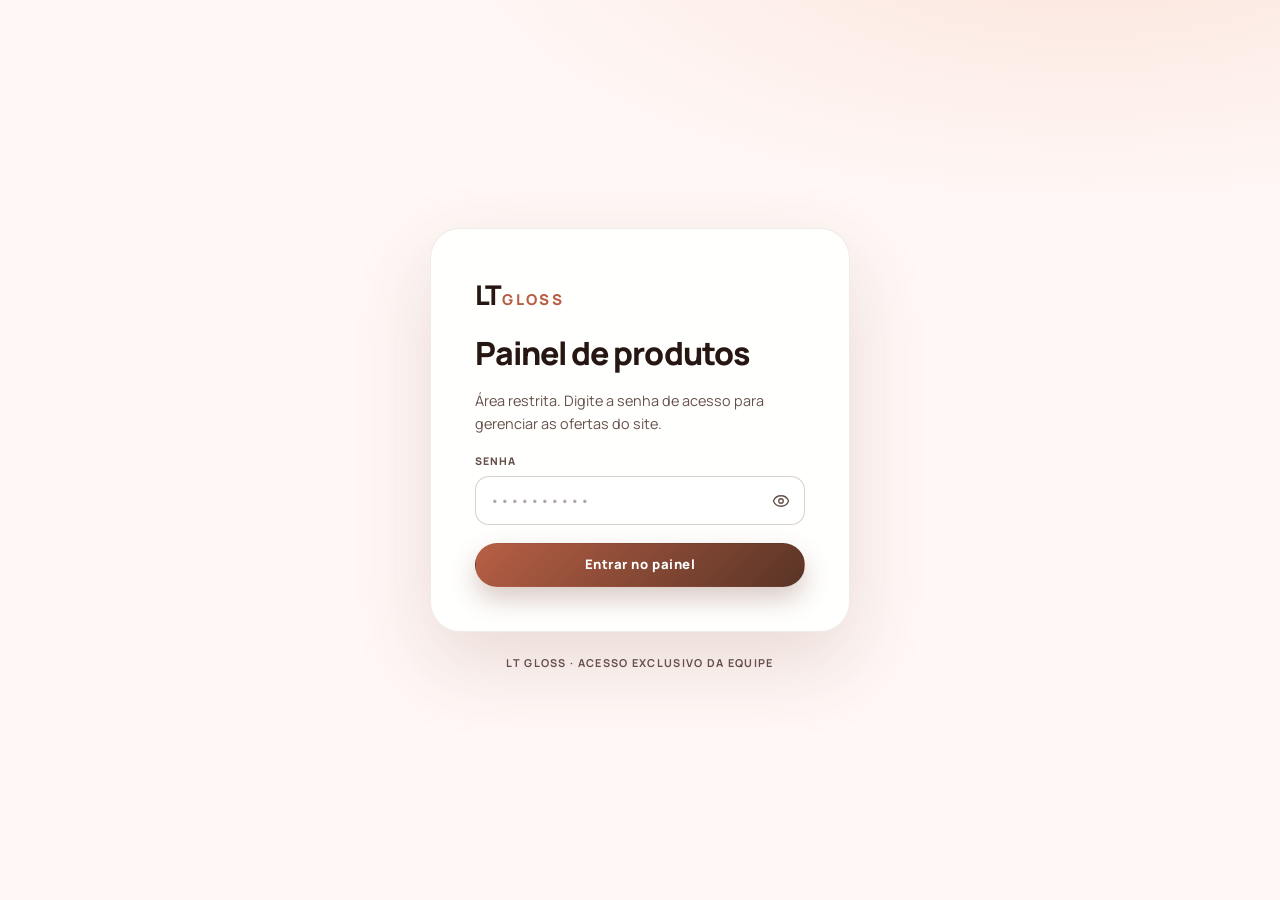
<file: admin/index.html>
<!doctype html>
<html lang="pt-BR">
  <head>
    <meta charset="UTF-8" />
    <meta name="viewport" content="width=device-width, initial-scale=1.0" />
    <meta name="robots" content="noindex, nofollow" />
    <meta name="color-scheme" content="light" />
    <meta name="theme-color" content="#fff8f6" />
    <meta property="og:type" content="website" />
    <meta property="og:site_name" content="LT Gloss" />
    <meta property="og:url" content="https://ltgloss.com/admin/" />
    <meta property="og:title" content="Painel · LT Gloss" />
    <meta property="og:description" content="Área restrita da equipe LT Gloss." />
    <meta property="og:image" content="https://ltgloss.com/assets/thumb.png?v=2" />
    <meta property="og:image:width" content="356" />
    <meta property="og:image:height" content="356" />
    <meta property="og:image:alt" content="Logo LT Gloss sobre fundo rosado" />
    <meta name="twitter:card" content="summary" />
    <meta name="twitter:title" content="Painel · LT Gloss" />
    <meta name="twitter:image" content="https://ltgloss.com/assets/thumb.png?v=2" />
    <title>Painel · LT Gloss</title>
    <link rel="icon" href="/favicon.svg" type="image/svg+xml" />
    <link rel="preconnect" href="https://fonts.googleapis.com" />
    <link rel="preconnect" href="https://fonts.gstatic.com" crossorigin />
    <link
      href="https://fonts.googleapis.com/css2?family=Manrope:wght@400;500;600;700;800&display=swap"
      rel="stylesheet"
    />
    <link rel="stylesheet" href="/styles.css" />
    <link rel="stylesheet" href="/admin.css" />
    <script src="/admin.js" defer></script>
  </head>

  <body class="admin">
    <!-- ============================== LOGIN ============================== -->
    <div class="auth" id="view-login" hidden>
      <form class="auth__card" id="login-form" novalidate>
        <span class="auth__brand">LT <small>Gloss</small></span>
        <h1>Painel de produtos</h1>
        <p>Área restrita. Digite a senha de acesso para gerenciar as ofertas do site.</p>

        <label class="field">
          <span>Senha</span>
          <span class="field__password">
            <input
              type="password"
              id="login-password"
              autocomplete="current-password"
              placeholder="••••••••••"
              required
            />
            <button type="button" id="btn-toggle-password" aria-label="Mostrar ou ocultar senha">
              <svg class="icon" viewBox="0 0 24 24" aria-hidden="true">
                <path d="M2.062 12.348a1 1 0 0 1 0-.696 10.75 10.75 0 0 1 19.876 0 1 1 0 0 1 0 .696 10.75 10.75 0 0 1-19.876 0" />
                <circle cx="12" cy="12" r="3" />
              </svg>
            </button>
          </span>
        </label>

        <p class="form-error" id="login-error" hidden></p>
        <button class="btn btn--primary btn--full" type="submit" id="login-submit">Entrar no painel</button>
      </form>
      <p class="auth__foot">LT Gloss · acesso exclusivo da equipe</p>
    </div>

    <!-- ============================== PAINEL ============================= -->
    <div class="panel" id="view-panel" hidden>
      <header class="topbar">
        <span class="topbar__brand">LT <small>Gloss</small><em>Painel</em></span>
        <div class="topbar__actions">
          <span class="topbar__dirty" id="dirty-status" hidden>
            <span class="dot" aria-hidden="true"></span> Alterações não publicadas
          </span>
          <button class="btn btn--primary" id="btn-publish">
            <svg class="icon" viewBox="0 0 24 24" aria-hidden="true">
              <path d="M12 3v12" /><path d="m17 8-5-5-5 5" /><path d="M21 15v4a2 2 0 0 1-2 2H5a2 2 0 0 1-2-2v-4" />
            </svg>
            Publicar no site
          </button>
          <div class="menu">
            <button class="btn btn--icon" id="btn-menu" aria-label="Mais opções" aria-expanded="false">
              <svg class="icon" viewBox="0 0 24 24" aria-hidden="true">
                <circle cx="12" cy="12" r="1" /><circle cx="12" cy="5" r="1" /><circle cx="12" cy="19" r="1" />
              </svg>
            </button>
            <div class="menu__list" id="menu-list" hidden>
              <button type="button" id="btn-reload">
                <svg class="icon" viewBox="0 0 24 24" aria-hidden="true">
                  <path d="M3 12a9 9 0 0 1 9-9 9.75 9.75 0 0 1 6.74 2.74L21 8" /><path d="M21 3v5h-5" />
                  <path d="M21 12a9 9 0 0 1-9 9 9.75 9.75 0 0 1-6.74-2.74L3 16" /><path d="M8 16H3v5" />
                </svg>
                Recarregar do site
              </button>
              <button type="button" id="btn-logout">
                <svg class="icon" viewBox="0 0 24 24" aria-hidden="true">
                  <path d="M9 21H5a2 2 0 0 1-2-2V5a2 2 0 0 1 2-2h4" /><polyline points="16 17 21 12 16 7" />
                  <line x1="21" x2="9" y1="12" y2="12" />
                </svg>
                Sair
              </button>
            </div>
          </div>
        </div>
      </header>

      <main class="panel__main">
        <div class="panel__heading">
          <div>
            <h1>Produtos &amp; ofertas</h1>
            <p id="products-count">Carregando produtos…</p>
          </div>
          <button class="btn btn--dark" id="btn-add">
            <svg class="icon" viewBox="0 0 24 24" aria-hidden="true"><path d="M5 12h14" /><path d="M12 5v14" /></svg>
            Adicionar produto
          </button>
        </div>

        <ul class="product-list" id="product-list" aria-label="Lista de produtos"></ul>

        <p class="panel__hint">
          As alterações só vão ao ar depois de clicar em <strong>Publicar no site</strong>.
          Após publicar, o site atualiza em 1–2 minutos.
        </p>
      </main>
    </div>

    <!-- ============================== EDITOR ============================= -->
    <div class="drawer" id="editor" hidden>
      <div class="drawer__backdrop" data-close-editor></div>
      <div class="drawer__panel" role="dialog" aria-modal="true" aria-labelledby="editor-title">
        <header class="drawer__head">
          <h2 id="editor-title">Editar produto</h2>
          <button class="btn btn--icon" type="button" data-close-editor aria-label="Fechar editor">
            <svg class="icon" viewBox="0 0 24 24" aria-hidden="true"><path d="M18 6 6 18" /><path d="m6 6 12 12" /></svg>
          </button>
        </header>

        <div class="drawer__body">
          <aside class="drawer__preview">
            <span class="drawer__preview-label">Pré-visualização ao vivo</span>
            <div class="drawer__preview-slot" id="preview-slot"></div>
          </aside>

          <form class="drawer__form" id="editor-form" novalidate>
            <fieldset class="group">
              <legend>Imagem</legend>
              <div class="image-edit">
                <img id="editor-image-thumb" alt="Imagem atual do produto" />
                <div class="image-edit__actions">
                  <label class="btn btn--ghost btn--sm">
                    Trocar imagem
                    <input id="f-image" type="file" accept="image/*" hidden />
                  </label>
                  <p class="hint">Redimensionada e convertida para WebP automaticamente. Sobe para o site ao publicar.</p>
                </div>
              </div>
              <label class="field">
                <span>Descrição da imagem (acessibilidade)</span>
                <input id="f-image-alt" type="text" placeholder="Ex.: LT Gloss Cacau" />
              </label>
            </fieldset>

            <fieldset class="group">
              <legend>Informações</legend>
              <div class="field-row">
                <label class="field">
                  <span>Nome</span>
                  <input id="f-title" type="text" placeholder="Ex.: LT Gloss" required />
                </label>
                <label class="field">
                  <span>Complemento</span>
                  <input id="f-subtitle" type="text" placeholder="Ex.: Pôr do Sol" />
                </label>
              </div>
              <label class="field">
                <span>Descrição curta</span>
                <textarea id="f-description" rows="2" placeholder="Um tom quente e marcante…"></textarea>
              </label>
              <div class="field-row">
                <label class="field">
                  <span>Selo na foto</span>
                  <input id="f-tag" type="text" placeholder="Ex.: 1 unidade" />
                </label>
                <label class="field">
                  <span>Selo de promoção (opcional)</span>
                  <input id="f-promo" type="text" placeholder="Ex.: Economize R$ 59,80" />
                </label>
              </div>
              <label class="check">
                <input id="f-featured" type="checkbox" />
                <span>Destacar como oferta especial (borda e selos coloridos)</span>
              </label>
            </fieldset>

            <fieldset class="group">
              <legend>Tom do produto</legend>
              <div class="field-row">
                <label class="field">
                  <span>Nome do tom</span>
                  <input id="f-shade-label" type="text" placeholder="Ex.: Tom vibrante" />
                </label>
                <div class="field">
                  <span class="field__label">Cores do tom (até 3)</span>
                  <div class="dots-row">
                    <div class="dots" id="dots-list"></div>
                    <button type="button" class="btn btn--ghost btn--sm" id="btn-add-dot">
                      <svg class="icon" viewBox="0 0 24 24" aria-hidden="true"><path d="M5 12h14" /><path d="M12 5v14" /></svg>
                      cor
                    </button>
                  </div>
                </div>
              </div>
            </fieldset>

            <fieldset class="group">
              <legend>Preço</legend>
              <div class="field-row">
                <label class="field">
                  <span>Preço (R$)</span>
                  <input id="f-price" type="text" inputmode="decimal" placeholder="49,90" required />
                </label>
                <label class="field">
                  <span>Preço antigo (opcional)</span>
                  <input id="f-old-price" type="text" placeholder="Ex.: De R$ 149,70" />
                </label>
              </div>
              <div class="field-row">
                <label class="field">
                  <span>Parcelamento / observação</span>
                  <input id="f-installments" type="text" placeholder="Ex.: ou 2x de R$ 26,26" />
                </label>
                <label class="field field--color">
                  <span>Cor do preço</span>
                  <span class="color-well"><input id="f-price-color" type="color" value="#271713" /><code>#271713</code></span>
                </label>
              </div>
            </fieldset>

            <fieldset class="group">
              <legend>Botão de compra</legend>
              <div class="field-row">
                <label class="field">
                  <span>Texto do botão</span>
                  <input id="f-cta-text" type="text" placeholder="Ex.: Comprar Cacau" required />
                </label>
                <label class="field">
                  <span>Link de checkout</span>
                  <input id="f-cta-href" type="url" placeholder="https://…" required />
                </label>
              </div>
              <div class="field-row field-row--colors">
                <label class="field field--color">
                  <span>Cor inicial</span>
                  <span class="color-well"><input id="f-cta-from" type="color" value="#b75f45" /><code>#b75f45</code></span>
                </label>
                <label class="field field--color">
                  <span>Cor final</span>
                  <span class="color-well"><input id="f-cta-to" type="color" value="#593426" /><code>#593426</code></span>
                </label>
                <label class="field field--color">
                  <span>Cor do texto</span>
                  <span class="color-well"><input id="f-cta-textcolor" type="color" value="#ffffff" /><code>#ffffff</code></span>
                </label>
              </div>
              <p class="hint">O botão usa um degradê da cor inicial para a final. Para cor sólida, use a mesma cor nas duas.</p>
            </fieldset>

            <fieldset class="group">
              <legend>Cores do card</legend>
              <div class="field-row field-row--colors">
                <label class="field field--color">
                  <span>Cor principal</span>
                  <span class="color-well"><input id="f-accent" type="color" value="#b75f45" /><code>#b75f45</code></span>
                </label>
                <label class="field field--color">
                  <span>Cor secundária</span>
                  <span class="color-well"><input id="f-accent-dark" type="color" value="#593426" /><code>#593426</code></span>
                </label>
              </div>
              <p class="hint">Usadas no brilho ao passar o mouse, nos selos coloridos e nos detalhes do card.</p>
            </fieldset>

            <p class="form-error" id="editor-error" hidden></p>
          </form>
        </div>

        <footer class="drawer__foot">
          <button class="btn btn--ghost" type="button" data-close-editor>Cancelar</button>
          <button class="btn btn--primary" type="submit" form="editor-form" id="btn-save-product">
            Salvar produto
          </button>
        </footer>
      </div>
    </div>

    <!-- ========================== PUBLICAÇÃO ============================ -->
    <div class="overlay" id="publish-overlay" hidden>
      <div class="overlay__card">
        <div class="overlay__spinner" id="publish-spinner" aria-hidden="true"></div>
        <h2 id="publish-title">Publicando…</h2>
        <p id="publish-message">Enviando alterações para o site.</p>
        <button class="btn btn--primary" id="btn-publish-close" hidden>Fechar</button>
      </div>
    </div>

    <div class="toast" id="toast" role="status" hidden></div>
  </body>
</html>
</file>
<file: styles.css>
:root {
  --surface: #fff8f6;
  --surface-low: #fff0eb;
  --surface-high: #f8ddd4;
  --white: #ffffff;
  --ink: #271713;
  --ink-soft: #66504a;
  --line: rgba(91, 60, 49, 0.18);
  --primary: #d48a71;
  --primary-light: #f4bba6;
  --terracotta: #b75f45;
  --brown: #593426;
  --shadow: 0 24px 70px rgba(117, 64, 46, 0.14);
  --container: 1240px;
  --gutter: clamp(20px, 5vw, 72px);
}

* {
  box-sizing: border-box;
}

html {
  scroll-behavior: smooth;
  scroll-padding-top: 20px;
  scrollbar-color: var(--terracotta) var(--surface-low);
  scrollbar-width: thin;
}

::-webkit-scrollbar {
  width: 7px;
  height: 7px;
}

::-webkit-scrollbar-track {
  background: var(--surface-low);
}

::-webkit-scrollbar-thumb {
  border: 2px solid var(--surface-low);
  border-radius: 999px;
  background: linear-gradient(to bottom, var(--primary), var(--terracotta));
}

::-webkit-scrollbar-thumb:hover {
  background: var(--brown);
}

body {
  margin: 0;
  overflow-x: hidden;
  background: var(--surface);
  color: var(--ink);
  font-family: "Manrope", sans-serif;
  font-size: 16px;
  line-height: 1.65;
  -webkit-font-smoothing: antialiased;
}

img,
svg {
  display: block;
}

img {
  max-width: 100%;
}

a {
  color: inherit;
}

button,
input {
  font: inherit;
}

h1,
h2,
h3,
p {
  margin-top: 0;
}

h1,
h2,
h3 {
  font-family: "Manrope", sans-serif;
  line-height: 1.08;
  letter-spacing: -0.04em;
}

h1 {
  max-width: 690px;
  margin-bottom: 24px;
  font-size: clamp(3.7rem, 7vw, 7.25rem);
  font-weight: 600;
}

h2 {
  margin-bottom: 0;
  font-size: clamp(2.7rem, 5vw, 5.2rem);
  font-weight: 600;
}

h3 {
  margin-bottom: 12px;
  font-size: clamp(1.55rem, 2.5vw, 2.05rem);
}

em {
  color: var(--terracotta);
  font-style: normal;
  font-weight: 600;
}

.mobile-break {
  display: none;
}

.sr-only {
  position: absolute;
  width: 1px;
  height: 1px;
  padding: 0;
  margin: -1px;
  overflow: hidden;
  clip: rect(0, 0, 0, 0);
  white-space: nowrap;
  border: 0;
}

.skip-link {
  position: fixed;
  z-index: 100;
  top: 12px;
  left: 12px;
  padding: 10px 16px;
  border-radius: 999px;
  background: var(--ink);
  color: var(--white);
  transform: translateY(-150%);
}

.skip-link:focus {
  transform: translateY(0);
}

.brand {
  display: inline-flex;
  align-items: baseline;
  gap: 5px;
  text-decoration: none;
}

.brand span {
  font-family: "Manrope", sans-serif;
  font-size: 1.9rem;
  font-weight: 700;
  letter-spacing: -0.08em;
}

.brand small {
  color: var(--terracotta);
  font-size: 0.58rem;
  font-weight: 800;
  letter-spacing: 0.18em;
  text-transform: uppercase;
}

.section {
  width: calc(100% - (var(--gutter) * 2));
  max-width: var(--container);
  margin-right: auto;
  margin-left: auto;
}

.section--wide {
  width: calc(100% - 48px);
  max-width: 1440px;
  margin-right: auto;
  margin-left: auto;
}

.eyebrow {
  display: inline-flex;
  align-items: center;
  margin-bottom: 22px;
  color: var(--terracotta);
  font-size: 0.7rem;
  font-weight: 800;
  letter-spacing: 0.17em;
  text-transform: uppercase;
}

.button {
  display: inline-flex;
  min-height: 58px;
  align-items: center;
  justify-content: center;
  gap: 22px;
  padding: 15px 28px;
  border: 1px solid transparent;
  border-radius: 999px;
  cursor: pointer;
  font-size: 0.77rem;
  font-weight: 800;
  letter-spacing: 0.06em;
  text-decoration: none;
  text-transform: uppercase;
  transition:
    transform 180ms ease,
    box-shadow 180ms ease,
    background-color 180ms ease;
}

.button:hover {
  transform: translateY(-2px);
}

.button:focus-visible,
.footer a:focus-visible,
.footer__back-top:focus-visible,
.text-link:focus-visible,
summary:focus-visible,
input:focus-visible {
  outline: 3px solid rgba(183, 95, 69, 0.36);
  outline-offset: 4px;
}

.button--primary {
  border-color: rgba(191, 169, 121, 0.32);
  background: linear-gradient(135deg, #ffffff 20%, #faf8f1 58%, #e8dcc3 100%);
  box-shadow: 0 16px 38px rgba(112, 91, 52, 0.16);
  color: var(--ink);
}

.button--dark {
  background: var(--ink);
  box-shadow: 0 14px 32px rgba(39, 23, 19, 0.18);
  color: var(--white);
}

.button--dark:hover {
  background: var(--brown);
  box-shadow: 0 18px 40px rgba(39, 23, 19, 0.24);
}

.text-link {
  color: var(--ink);
  font-size: 0.77rem;
  font-weight: 800;
  letter-spacing: 0.06em;
  text-decoration-color: var(--primary);
  text-decoration-thickness: 3px;
  text-underline-offset: 7px;
  text-transform: uppercase;
}

.hero {
  position: relative;
  width: calc(100% - 48px);
  max-width: 1440px;
  min-height: min(820px, calc(100vh - 134px));
  margin: 24px auto 0;
  overflow: hidden;
  border-radius: 44px;
  background: var(--surface-high);
  box-shadow: var(--shadow);
}

.hero__media,
.hero__media img,
.hero__veil {
  position: absolute;
  inset: 0;
  width: 100%;
  height: 100%;
}

.hero__media img {
  object-fit: cover;
}

.hero__veil {
  background: linear-gradient(90deg, rgba(255, 248, 246, 0.35), transparent 60%);
}

.hero__content {
  position: relative;
  z-index: 2;
  width: min(58%, 730px);
  padding: clamp(90px, 10vw, 145px) 0 160px clamp(42px, 7vw, 104px);
}

.hero__content h1 {
  line-height: 0.94;
}

.hero__content p {
  max-width: 480px;
  margin-bottom: 34px;
  color: var(--ink-soft);
  font-size: clamp(1rem, 1.5vw, 1.18rem);
}

.hero__actions {
  display: flex;
  gap: 26px;
  align-items: center;
}

.hero__proofs {
  position: absolute;
  z-index: 2;
  bottom: 42px;
  left: clamp(42px, 7vw, 104px);
  display: flex;
  gap: 0;
  padding: 0;
  margin: 0;
  list-style: none;
}

.hero__proofs li {
  display: flex;
  align-items: center;
  color: var(--ink-soft);
  font-size: 0.66rem;
  font-weight: 800;
  letter-spacing: 0.13em;
  text-transform: uppercase;
}

.hero__proofs li + li::before {
  width: 3px;
  height: 3px;
  margin: 0 15px;
  border-radius: 50%;
  background: var(--terracotta);
  content: "";
}

.identity {
  display: grid;
  grid-template-columns: minmax(0, 1.3fr) minmax(280px, 0.58fr);
  gap: clamp(50px, 9vw, 150px);
  align-items: end;
  padding-top: clamp(110px, 14vw, 210px);
  padding-bottom: clamp(110px, 14vw, 210px);
}

.identity h2 {
  max-width: 850px;
}

.identity__copy {
  padding-bottom: 8px;
}

.identity__copy p {
  color: var(--ink-soft);
}

.identity__copy p:last-child {
  margin-bottom: 0;
  color: var(--ink);
  font-weight: 700;
}

.identity__mobile-image {
  display: none;
}

.benefits {
  padding: clamp(70px, 9vw, 130px);
  border-radius: 44px;
  background: var(--surface-low);
}

.benefits__heading {
  display: flex;
  gap: 60px;
  align-items: end;
  justify-content: space-between;
  margin-bottom: 66px;
}

.benefits__heading > p {
  max-width: 400px;
  margin-bottom: 8px;
  color: var(--ink-soft);
}

.benefits__grid {
  display: grid;
  grid-template-columns: repeat(3, minmax(0, 1fr));
  grid-template-rows: repeat(2, minmax(290px, auto));
  gap: 18px;
}

.benefit-card {
  position: relative;
  display: flex;
  min-height: 290px;
  flex-direction: column;
  justify-content: space-between;
  padding: 28px;
  overflow: hidden;
  border: 1px solid rgba(255, 255, 255, 0.65);
  border-radius: 30px;
  background: rgba(255, 255, 255, 0.82);
  box-shadow: 0 20px 45px rgba(132, 75, 56, 0.08);
}

.benefit-card--featured {
  grid-row: span 2;
  grid-column: span 1;
  min-height: 598px;
  background:
    linear-gradient(to bottom, rgba(39, 23, 19, 0.08), transparent 38%),
    url("./assets/img1.webp") center / cover no-repeat;
  color: var(--white);
}

.benefit-card--featured .benefit-card__art {
  display: none;
}

.benefit-card--wide {
  grid-column: span 1;
}

.benefit-card--warm {
  background: #f7d1c3;
}

.benefit-card--dark {
  background:
    linear-gradient(to top, rgba(39, 23, 19, 0.62), transparent 72%),
    url("./assets/img2.webp") center / cover no-repeat;
  color: var(--white);
}

.benefit-card__icon {
  display: grid;
  width: 66px;
  height: 66px;
  place-items: center;
  border: 1px solid rgba(255, 255, 255, 0.36);
  border-radius: 50%;
  background: rgba(255, 255, 255, 0.2);
  -webkit-backdrop-filter: blur(12px);
  backdrop-filter: blur(12px);
}

.benefit-card--dark .benefit-card__icon {
  background: rgba(255, 255, 255, 0.14);
}

.benefit-card:not(.benefit-card--featured):not(.benefit-card--warm):not(.benefit-card--dark)
  .benefit-card__icon {
  border-color: rgba(39, 23, 19, 0.14);
}

.benefit-card__icon svg {
  width: 34px;
  fill: none;
  stroke: currentColor;
  stroke-linecap: round;
  stroke-linejoin: round;
  stroke-width: 1.5;
}

.benefit-card h3 {
  position: relative;
  z-index: 2;
}

.benefit-card p {
  position: relative;
  z-index: 2;
  max-width: 420px;
  margin-bottom: 0;
  color: var(--ink-soft);
  font-size: 0.9rem;
}

.benefit-card--dark p,
.benefit-card--featured p {
  color: rgba(255, 255, 255, 0.82);
}

.benefit-card__art {
  position: absolute;
  inset: 0;
}

.benefit-card__art--shine::before,
.benefit-card__art--shine::after,
.benefit-card__art--shine span {
  position: absolute;
  border: 1px solid rgba(255, 255, 255, 0.52);
  border-radius: 50%;
  background: rgba(255, 255, 255, 0.08);
  box-shadow: inset 0 0 30px rgba(255, 255, 255, 0.28);
  content: "";
}

.benefit-card__art--shine::before {
  top: 90px;
  right: -10px;
  width: 300px;
  height: 300px;
}

.benefit-card__art--shine::after {
  top: 240px;
  left: 50px;
  width: 150px;
  height: 150px;
}

.benefit-card__art--shine span {
  top: 52px;
  left: 42px;
  width: 72px;
  height: 72px;
}

.experience {
  display: grid;
  grid-template-columns: minmax(0, 1fr) minmax(0, 0.86fr);
  gap: clamp(60px, 9vw, 145px);
  align-items: center;
  padding-top: clamp(110px, 14vw, 210px);
  padding-bottom: clamp(110px, 14vw, 210px);
}

.experience__visual {
  position: relative;
  min-height: 700px;
  overflow: hidden;
  border-radius: 44px;
  box-shadow: var(--shadow);
}

.experience__visual video {
  position: absolute;
  inset: 0;
  width: 100%;
  height: 100%;
  object-fit: cover;
  object-position: center;
}

.experience__badge {
  position: absolute;
  bottom: 24px;
  left: 24px;
  padding: 12px 18px;
  border: 1px solid rgba(255, 255, 255, 0.5);
  border-radius: 999px;
  background: rgba(255, 255, 255, 0.66);
  backdrop-filter: blur(10px);
  font-size: 0.67rem;
  font-weight: 800;
  letter-spacing: 0.12em;
  text-transform: uppercase;
}

.experience__content > h2 {
  max-width: 570px;
  margin-bottom: 54px;
}

.steps {
  padding: 0;
  margin: 0;
  list-style: none;
}

.steps li {
  display: grid;
  grid-template-columns: 44px 1fr;
  gap: 18px;
  padding: 26px 0;
  border-top: 1px solid var(--line);
}

.steps li:last-child {
  border-bottom: 1px solid var(--line);
}

.steps span {
  color: var(--terracotta);
  font-size: 0.68rem;
  font-weight: 800;
}

.steps h3 {
  margin-bottom: 5px;
  font-family: "Manrope", sans-serif;
  font-size: 1rem;
  font-weight: 800;
  letter-spacing: 0;
}

.steps p {
  margin-bottom: 0;
  color: var(--ink-soft);
  font-size: 0.9rem;
}

.reviews {
  padding: clamp(80px, 10vw, 130px) 0;
  overflow: hidden;
  border-radius: 44px;
  background: var(--ink);
  color: var(--white);
}

.reviews__heading {
  margin-bottom: 54px;
  text-align: center;
}

.reviews__heading h2 {
  max-width: 780px;
  margin-right: auto;
  margin-bottom: 20px;
  margin-left: auto;
}

.reviews__heading > p {
  margin-bottom: 28px;
  color: rgba(255, 255, 255, 0.68);
}

.reviews__summary {
  display: inline-flex;
  align-items: center;
  gap: 10px;
  padding: 10px 16px;
  border: 1px solid rgba(255, 255, 255, 0.14);
  border-radius: 999px;
  background: rgba(255, 255, 255, 0.08);
  color: rgba(255, 255, 255, 0.7);
  font-size: 0.72rem;
  text-transform: uppercase;
}

.reviews__summary strong {
  color: var(--white);
  font-size: 0.92rem;
}

.reviews__note {
  display: block;
  margin-top: 12px;
  color: rgba(255, 255, 255, 0.38);
  font-size: 0.62rem;
}

.google-mark {
  display: inline-block;
  background: conic-gradient(
    from -45deg,
    #4285f4 0 25%,
    #34a853 0 48%,
    #fbbc05 0 72%,
    #ea4335 0
  );
  -webkit-background-clip: text;
  background-clip: text;
  color: transparent;
  -webkit-text-fill-color: transparent;
  font-size: 1.18rem;
  font-weight: 800;
  line-height: 1;
}

.review-stars {
  color: #e8b75b;
  font-size: 0.76rem;
  letter-spacing: 0.08em;
}

.reviews__rows {
  display: grid;
  gap: 18px;
}

.review-row {
  overflow: hidden;
  -webkit-mask-image: linear-gradient(to right, transparent, #000 5%, #000 95%, transparent);
  mask-image: linear-gradient(to right, transparent, #000 5%, #000 95%, transparent);
}

.review-track {
  --review-loop-offset: 9px;

  display: flex;
  width: max-content;
  gap: 18px;
  padding: 2px 0;
  animation: reviews-scroll 42s linear infinite;
  will-change: transform;
}

.review-row--reverse .review-track {
  animation-direction: reverse;
  animation-duration: 48s;
}

.review-row:hover .review-track,
.review-row:focus-within .review-track {
  animation-play-state: paused;
}

.review-card {
  width: clamp(285px, 28vw, 365px);
  min-height: 190px;
  padding: 24px;
  border: 1px solid rgba(255, 255, 255, 0.52);
  border-radius: 24px;
  background: #fffaf8;
  box-shadow: 0 16px 42px rgba(0, 0, 0, 0.16);
  color: var(--ink);
}

.review-card:nth-child(2n) {
  background: #f8e4dc;
}

.review-card__top {
  display: flex;
  align-items: flex-start;
  justify-content: space-between;
  gap: 18px;
  margin-bottom: 16px;
}

.review-card__top div {
  display: grid;
  gap: 2px;
}

.review-card__top strong {
  font-size: 0.86rem;
}

.review-card__top div span {
  color: var(--ink-soft);
  font-size: 0.68rem;
}

.review-card p {
  margin-top: 12px;
  margin-bottom: 0;
  color: var(--ink-soft);
  font-size: 0.82rem;
  line-height: 1.65;
}

@keyframes reviews-scroll {
  from {
    transform: translateX(0);
  }

  to {
    transform: translateX(calc(-50% - var(--review-loop-offset)));
  }
}

.real-women {
  display: grid;
  grid-template-columns: 0.72fr 1.28fr;
  gap: clamp(60px, 10vw, 150px);
  padding-top: clamp(110px, 14vw, 210px);
  padding-bottom: clamp(110px, 14vw, 210px);
}

.real-women__heading {
  position: sticky;
  top: 130px;
  align-self: start;
}

.statements {
  border-top: 1px solid var(--line);
}

.statement {
  padding: 36px 0;
  border-bottom: 1px solid var(--line);
}

.statement p {
  max-width: 650px;
  margin-bottom: 0;
  font-family: "Manrope", sans-serif;
  font-size: clamp(1.55rem, 2.6vw, 2.4rem);
  line-height: 1.25;
  letter-spacing: -0.03em;
}

.manifesto {
  position: relative;
  min-height: 720px;
  overflow: hidden;
  border-radius: 44px;
  background:
    linear-gradient(90deg, rgba(39, 23, 19, 0.24), transparent 58%),
    url("./assets/b2.webp") center / cover no-repeat;
  color: var(--white);
}

.manifesto__content {
  position: relative;
  z-index: 2;
  max-width: 740px;
  padding: clamp(80px, 10vw, 145px);
}

.manifesto .eyebrow {
  color: var(--primary-light);
}

.manifesto h2 {
  margin-bottom: 36px;
}

.manifesto h2 em {
  color: var(--primary-light);
}

.manifesto p {
  max-width: 570px;
  color: rgba(255, 255, 255, 0.72);
}

.manifesto__sign {
  display: inline-block;
  margin-top: 32px;
  color: var(--primary-light);
  font-size: 0.67rem;
  font-weight: 800;
  letter-spacing: 0.14em;
  text-transform: uppercase;
}

.manifesto__mark {
  display: none;
}

.manifesto__glow {
  display: none;
}

.offers {
  position: relative;
  padding-top: clamp(110px, 13vw, 190px);
  padding-bottom: clamp(110px, 13vw, 190px);
}

.offers__heading {
  display: grid;
  grid-template-columns: minmax(0, 1.35fr) minmax(280px, 0.65fr);
  gap: clamp(32px, 7vw, 110px);
  align-items: end;
  margin-bottom: clamp(48px, 6vw, 82px);
}

.offers__heading h2 {
  max-width: 790px;
}

.offers__heading > p {
  max-width: 420px;
  margin-bottom: 8px;
  color: var(--ink-soft);
  font-size: clamp(0.95rem, 1.35vw, 1.08rem);
}

.offers__grid {
  display: grid;
  grid-template-columns: repeat(var(--offers-cols, 5), minmax(0, 1fr));
  gap: clamp(14px, 1.8vw, 24px);
  align-items: stretch;
}

.offer-card {
  position: relative;
  display: flex;
  min-width: 0;
  flex-direction: column;
  padding: 8px;
  overflow: hidden;
  border: 1px solid rgba(91, 60, 49, 0.1);
  border-radius: 36px;
  background: rgba(255, 255, 255, 0.78);
  box-shadow: 0 18px 50px rgba(117, 64, 46, 0.08);
  transition:
    border-color 240ms ease,
    box-shadow 240ms ease,
    transform 240ms ease;
}

.offer-card:hover {
  border-color: rgba(183, 95, 69, 0.24);
  box-shadow: 0 26px 64px rgba(117, 64, 46, 0.15);
  transform: translateY(-6px);
}

.offer-card--kit {
  border-color: rgba(183, 95, 69, 0.35);
  background:
    radial-gradient(circle at 90% 90%, rgba(244, 187, 166, 0.24), transparent 38%),
    var(--white);
  box-shadow:
    0 0 0 3px rgba(212, 138, 113, 0.12),
    0 22px 60px rgba(117, 64, 46, 0.22);
}

.offer-card--sun {
  --offer-accent: #ee5a12;
  --offer-accent-dark: #9d300d;
  --offer-glow: rgba(238, 90, 18, 0.28);
}

.offer-card--cacao {
  --offer-accent: #7b351b;
  --offer-accent-dark: #35150d;
  --offer-glow: rgba(91, 37, 20, 0.27);
}

.offer-card--veil {
  --offer-accent: #a8d9ed;
  --offer-accent-dark: #5c98b2;
  --offer-glow: rgba(130, 194, 220, 0.3);
}

.offer-card--kit {
  --offer-accent: #d49a55;
  --offer-accent-dark: #704526;
  --offer-glow: rgba(205, 145, 76, 0.3);
}

.offer-card--cacao-kit {
  --offer-accent: #8a3d1f;
  --offer-accent-dark: #35150d;
  --offer-glow: rgba(91, 37, 20, 0.27);
  border-color: rgba(123, 53, 27, 0.35);
  background:
    radial-gradient(circle at 90% 90%, rgba(199, 124, 92, 0.22), transparent 38%),
    var(--white);
  box-shadow:
    0 0 0 3px rgba(123, 53, 27, 0.12),
    0 22px 60px rgba(117, 64, 46, 0.22);
}

.offer-card--sun:hover,
.offer-card--cacao:hover,
.offer-card--veil:hover,
.offer-card--kit:hover,
.offer-card--cacao-kit:hover {
  border-color: var(--offer-accent);
  box-shadow: 0 26px 64px var(--offer-glow);
}

.offer-card--cacao-kit .offer-card__tag,
.offer-card--cacao-kit .offer-card__promo {
  border-color: rgba(255, 255, 255, 0.24);
  background: linear-gradient(135deg, var(--offer-accent), var(--offer-accent-dark));
  box-shadow: 0 8px 18px var(--offer-glow);
  color: var(--white);
}

.offer-card--cacao-kit .offer-card__cta {
  background: linear-gradient(135deg, var(--offer-accent), var(--offer-accent-dark));
  box-shadow: 0 12px 24px var(--offer-glow);
}

.offer-card--cacao-kit .offer-card__media img {
  object-position: center;
}

.offer-card__media {
  position: relative;
  aspect-ratio: 4 / 4.8;
  overflow: hidden;
  border-radius: 29px;
  background: var(--surface-high);
}

.offer-card__media::after {
  position: absolute;
  inset: 0;
  background: linear-gradient(to bottom, rgba(39, 23, 19, 0.18), transparent 28%, transparent 78%, rgba(39, 23, 19, 0.14));
  content: "";
  pointer-events: none;
}

.offer-card__media img {
  width: 100%;
  height: 100%;
  object-fit: cover;
  transition: transform 600ms cubic-bezier(0.22, 1, 0.36, 1);
}

.offer-card:nth-child(1) .offer-card__media img {
  object-position: center;
}

.offer-card:nth-child(2) .offer-card__media img {
  object-position: center;
}

.offer-card:nth-child(3) .offer-card__media img {
  object-position: center;
}

.offer-card--kit .offer-card__media img {
  object-position: center;
}

.offer-card:hover .offer-card__media img {
  transform: scale(1.035);
}

.offer-card__number,
.offer-card__tag {
  position: absolute;
  z-index: 2;
  top: 16px;
}

.offer-card__number {
  left: 18px;
  color: rgba(255, 255, 255, 0.9);
  font-size: 0.7rem;
  font-weight: 800;
  letter-spacing: 0.14em;
  text-shadow: 0 2px 10px rgba(39, 23, 19, 0.26);
}

.offer-card__tag {
  right: 14px;
  padding: 7px 11px;
  border: 1px solid rgba(255, 255, 255, 0.46);
  border-radius: 999px;
  background: rgba(255, 248, 246, 0.88);
  box-shadow: 0 7px 20px rgba(39, 23, 19, 0.1);
  color: var(--brown);
  font-size: 0.55rem;
  font-weight: 800;
  letter-spacing: 0.09em;
  line-height: 1;
  text-transform: uppercase;
  backdrop-filter: blur(10px);
}

.offer-card--kit .offer-card__tag {
  border-color: rgba(255, 255, 255, 0.24);
  background: linear-gradient(135deg, var(--offer-accent), var(--offer-accent-dark));
  color: var(--white);
}

.offer-card__content {
  display: flex;
  flex: 1;
  flex-direction: column;
  padding: 25px 17px 17px;
}

.offer-card__promo {
  align-self: flex-start;
  padding: 7px 11px;
  margin-bottom: 14px;
  border-radius: 999px;
  background: linear-gradient(135deg, var(--terracotta), var(--brown));
  box-shadow: 0 8px 18px rgba(117, 64, 46, 0.2);
  color: var(--white);
  font-size: 0.51rem;
  font-weight: 800;
  letter-spacing: 0.09em;
  line-height: 1;
  text-transform: uppercase;
}

.offer-card--kit .offer-card__promo {
  background: linear-gradient(135deg, var(--offer-accent), var(--offer-accent-dark));
  box-shadow: 0 8px 18px var(--offer-glow);
}

.offer-card__shade {
  display: flex;
  align-items: center;
  gap: 8px;
  margin-bottom: 14px;
  color: var(--ink-soft);
  font-size: 0.58rem;
  font-weight: 800;
  letter-spacing: 0.12em;
  text-transform: uppercase;
}

.shade-dot {
  display: inline-block;
  width: 13px;
  height: 13px;
  flex: 0 0 13px;
  border: 2px solid var(--white);
  border-radius: 50%;
  box-shadow: 0 0 0 1px rgba(89, 52, 38, 0.2);
}

.shade-dot--x {
  background: #f05b13;
}

.shade-dot--y {
  background: #713018;
}

.shade-dot--z {
  background: #ccecf7;
}

.shade-stack {
  display: flex;
  padding-left: 1px;
}

.shade-stack .shade-dot + .shade-dot {
  margin-left: -4px;
}

.offer-card__content h3 {
  margin-bottom: 13px;
  font-size: clamp(1.35rem, 1.8vw, 1.75rem);
  letter-spacing: -0.045em;
}

.offer-card__content h3 em {
  display: block;
  margin-top: 5px;
  font-size: 0.68em;
  letter-spacing: -0.02em;
}

.offer-card__content p {
  margin-bottom: 24px;
  color: var(--ink-soft);
  font-size: 0.76rem;
  line-height: 1.6;
}

.offer-card__price {
  display: grid;
  gap: 2px;
  margin-top: auto;
  margin-bottom: 20px;
}

.offer-card__price strong {
  color: var(--ink);
  font-size: clamp(1.45rem, 2vw, 1.85rem);
  line-height: 1;
  letter-spacing: -0.055em;
}

.offer-card__price strong small {
  font-size: 0.46em;
  letter-spacing: 0;
}

.offer-card__price > span {
  color: var(--ink-soft);
  font-size: 0.58rem;
  font-weight: 700;
}

.offer-card__price--promo strong {
  color: var(--terracotta);
}

.offer-card__price .offer-card__old-price {
  margin-bottom: 2px;
  color: var(--ink-soft);
  font-size: 0.54rem;
  font-weight: 700;
  text-decoration: line-through;
}

.offer-card__cta {
  display: flex;
  min-height: 52px;
  align-items: center;
  justify-content: space-between;
  gap: 14px;
  padding: 12px 18px;
  margin-top: auto;
  border-radius: 999px;
  background: var(--ink);
  color: var(--white);
  font-size: 0.61rem;
  font-weight: 800;
  letter-spacing: 0.08em;
  text-decoration: none;
  text-transform: uppercase;
  transition:
    background-color 180ms ease,
    box-shadow 180ms ease,
    transform 180ms ease;
}

.offer-card__price + .offer-card__cta {
  margin-top: 0;
}

.offer-card--kit .offer-card__cta {
  background: linear-gradient(135deg, var(--offer-accent), var(--offer-accent-dark));
  box-shadow: 0 12px 24px var(--offer-glow);
}

.offer-card--sun .offer-card__cta,
.offer-card--cacao .offer-card__cta {
  background: linear-gradient(135deg, var(--offer-accent), var(--offer-accent-dark));
  box-shadow: 0 12px 24px var(--offer-glow);
}

.offer-card--veil .offer-card__cta {
  border-color: rgba(92, 152, 178, 0.34);
  background: linear-gradient(135deg, #e9f8ff, var(--offer-accent));
  box-shadow: 0 12px 24px var(--offer-glow);
  color: #173746;
}

.offer-card--sun .offer-card__price strong {
  color: #c8430e;
}

.offer-card--cacao .offer-card__price strong {
  color: #682713;
}

.offer-card--veil .offer-card__price strong {
  color: #4d89a3;
}

.offer-card__cta span {
  font-size: 0.9rem;
  transition: transform 180ms ease;
}

.offer-card__cta:hover {
  background: var(--terracotta);
  box-shadow: 0 12px 24px rgba(117, 64, 46, 0.22);
  transform: translateY(-2px);
}

.offer-card--sun .offer-card__cta:hover,
.offer-card--cacao .offer-card__cta:hover,
.offer-card--kit .offer-card__cta:hover {
  background: linear-gradient(135deg, var(--offer-accent-dark), var(--offer-accent));
  box-shadow: 0 16px 30px var(--offer-glow);
}

.offer-card--veil .offer-card__cta:hover {
  background: linear-gradient(135deg, var(--offer-accent), #e9f8ff);
  box-shadow: 0 16px 30px var(--offer-glow);
}

.offer-card__cta:hover span {
  transform: translate(2px, -2px);
}

.offer-card__cta:focus-visible {
  outline: 3px solid rgba(183, 95, 69, 0.35);
  outline-offset: 4px;
}

.offers__note {
  display: flex;
  align-items: center;
  justify-content: center;
  gap: 11px;
  margin: 30px 0 0;
  color: var(--ink-soft);
  font-size: 0.61rem;
  font-weight: 800;
  letter-spacing: 0.11em;
  text-align: center;
  text-transform: uppercase;
}

.offers__note span {
  color: var(--terracotta);
}

@media (min-width: 801px) {
  .offers__grid {
    align-items: start;
  }

  .offer-card__content {
    padding-top: 20px;
  }

  .offer-card__promo,
  .offer-card__shade {
    margin-bottom: 10px;
  }

  .offer-card__content h3 {
    margin-bottom: 9px;
  }

  .offer-card__content p {
    min-height: 3.2em;
    margin-bottom: 16px;
  }

  .offer-card__price {
    margin-top: 0;
    margin-bottom: 16px;
  }

  .offer-card__cta {
    min-height: 48px;
  }
}

.faq {
  display: grid;
  grid-template-columns: 0.72fr 1.28fr;
  gap: clamp(60px, 10vw, 150px);
  padding-top: clamp(110px, 14vw, 190px);
  padding-bottom: clamp(110px, 14vw, 190px);
}

.faq__heading p {
  max-width: 360px;
  margin-top: 22px;
  color: var(--ink-soft);
}

.faq__list {
  border-top: 1px solid var(--line);
}

details {
  border-bottom: 1px solid var(--line);
}

details[data-animating="true"] {
  overflow: hidden;
}

summary {
  position: relative;
  padding: 28px 44px 28px 0;
  cursor: pointer;
  font-family: "Manrope", sans-serif;
  font-size: clamp(1.25rem, 2vw, 1.65rem);
  font-weight: 600;
  line-height: 1.25;
  list-style: none;
}

summary::-webkit-details-marker {
  display: none;
}

summary::before,
summary::after {
  position: absolute;
  top: 50%;
  right: 4px;
  width: 16px;
  height: 1px;
  background: var(--terracotta);
  content: "";
  transition: transform 180ms ease;
}

summary::after {
  transform: rotate(90deg);
}

details[open] summary::after {
  transform: rotate(0);
}

details p {
  max-width: 620px;
  padding: 0 44px 28px 0;
  margin: 0;
  color: var(--ink-soft);
  opacity: 0;
  transform: translateY(-6px);
  transition:
    opacity 220ms ease,
    transform 220ms ease;
}

details[open] p {
  opacity: 1;
  transform: translateY(0);
}

.purchase {
  padding: clamp(48px, 6vw, 82px);
  border-radius: 44px;
  background: var(--primary-light);
}

.purchase__content {
  display: flex;
  align-items: center;
  flex-direction: column;
  justify-content: space-between;
  gap: 28px;
  text-align: center;
}

.purchase__content h2 {
  max-width: 720px;
  margin-right: auto;
  margin-bottom: 14px;
  margin-left: auto;
  font-size: clamp(2.7rem, 5vw, 5rem);
}

.purchase__content p {
  max-width: 560px;
  margin-right: auto;
  margin-bottom: 0;
  margin-left: auto;
  color: var(--ink-soft);
}

.purchase__content > .button {
  flex: none;
  white-space: nowrap;
}

.footer {
  position: relative;
  margin-top: 0;
  margin-bottom: 0;
  padding: clamp(54px, 7vw, 100px);
  overflow: hidden;
  border-radius: 0;
  background:
    radial-gradient(circle at 14% 10%, rgba(212, 138, 113, 0.16), transparent 28%),
    var(--ink);
  color: var(--white);
}

.footer__main,
.footer__bottom {
  position: relative;
  z-index: 2;
}

.footer__main {
  display: grid;
  grid-template-columns: minmax(0, 1.2fr) minmax(360px, 0.8fr);
  gap: clamp(70px, 12vw, 190px);
  align-items: start;
}

.brand--footer img {
  width: auto;
  height: clamp(110px, 11vw, 150px);
}

.footer__brand p {
  max-width: 430px;
  margin: 30px 0;
  color: rgba(255, 255, 255, 0.6);
  font-size: clamp(1rem, 1.5vw, 1.18rem);
}

.footer__cta {
  display: inline-flex;
  align-items: center;
  gap: 18px;
  padding-bottom: 8px;
  border-bottom: 1px solid rgba(244, 187, 166, 0.65);
  color: var(--white);
  font-size: 0.72rem;
  font-weight: 800;
  letter-spacing: 0.1em;
  text-decoration: none;
  text-transform: uppercase;
  transition:
    gap 180ms ease,
    color 180ms ease;
}

.footer__cta:hover {
  gap: 26px;
  color: var(--primary-light);
}

.footer__nav {
  display: grid;
  grid-template-columns: repeat(2, minmax(0, 1fr));
  gap: 44px;
  padding-top: 6px;
}

.footer__nav div {
  display: grid;
  gap: 16px;
}

.footer__nav div > span {
  margin-bottom: 10px;
  color: var(--primary-light);
  font-size: 0.63rem;
  font-weight: 800;
  letter-spacing: 0.17em;
  text-transform: uppercase;
}

.footer__nav a {
  color: rgba(255, 255, 255, 0.68);
  font-size: 0.82rem;
  text-decoration: none;
  transition:
    color 180ms ease,
    transform 180ms ease;
}

.footer__nav a:hover {
  color: var(--white);
  transform: translateX(3px);
}

.footer__bottom {
  display: grid;
  grid-template-columns: 1fr auto;
  gap: 24px;
  align-items: center;
  margin-top: clamp(70px, 9vw, 120px);
  padding-top: 24px;
  border-top: 1px solid rgba(255, 255, 255, 0.12);
}

.footer__bottom p {
  margin-bottom: 0;
  color: rgba(255, 255, 255, 0.42);
  font-size: 0.66rem;
}

.footer__developer {
  display: flex;
  align-items: center;
  gap: 8px;
  color: rgba(255, 255, 255, 0.62);
  white-space: nowrap;
}

.footer__bottom .footer__developer {
  font-size: 0.8rem;
}

.footer__developer-link {
  display: inline-flex;
  border-radius: 4px;
}

.footer__developer-link img {
  width: 78px;
  height: auto;
  opacity: 0.72;
  filter: invert(1);
  transition:
    filter 220ms ease,
    opacity 220ms ease,
    transform 220ms ease;
}

.footer__developer-link:hover img {
  opacity: 1;
  filter: invert(1) drop-shadow(0 0 8px rgba(255, 255, 255, 0.9))
    drop-shadow(0 0 18px rgba(244, 187, 166, 0.65));
  transform: scale(1.04);
}

.footer__watermark {
  position: absolute;
  right: 0;
  bottom: 0;
  color: rgba(255, 255, 255, 0.025);
  font-size: clamp(6rem, 18vw, 17rem);
  font-weight: 800;
  line-height: 0.8;
  letter-spacing: -0.09em;
  white-space: nowrap;
}

.footer__back-top {
  position: relative;
  z-index: 3;
  display: grid;
  width: 58px;
  height: 58px;
  margin: 35px auto -29px;
  place-items: center;
  border: 6px solid var(--surface);
  border-radius: 50%;
  background: var(--primary-light);
  color: var(--ink);
  font-size: 1rem;
  text-decoration: none;
  box-shadow: 0 12px 30px rgba(39, 23, 19, 0.18);
  transition:
    background-color 180ms ease,
    transform 180ms ease;
}

.footer__back-top:hover {
  background: var(--white);
  transform: translateY(-4px);
}

.whatsapp-float {
  position: fixed;
  z-index: 50;
  right: clamp(18px, 2.5vw, 34px);
  bottom: clamp(18px, 2.5vw, 34px);
  display: grid;
  width: 56px;
  height: 56px;
  place-items: center;
  border: 1px solid rgba(255, 255, 255, 0.48);
  border-radius: 50%;
  background: var(--terracotta);
  box-shadow: 0 14px 34px rgba(89, 52, 38, 0.3);
  color: var(--white);
  transition:
    background-color 180ms ease,
    box-shadow 180ms ease,
    transform 180ms ease;
}

.whatsapp-float svg {
  width: 29px;
  fill: currentColor;
}

.whatsapp-float:hover {
  background: var(--brown);
  box-shadow: 0 18px 40px rgba(89, 52, 38, 0.4);
  transform: translateY(-4px);
}

.whatsapp-float:focus-visible {
  outline: 3px solid rgba(183, 95, 69, 0.36);
  outline-offset: 4px;
}

.js .reveal {
  transform: translateY(24px);
  transition: transform 700ms ease;
}

.js .reveal.is-visible {
  transform: translateY(0);
}

@media (max-width: 1100px) {
  .benefits__grid {
    grid-template-columns: repeat(2, minmax(0, 1fr));
    grid-template-rows: auto;
  }

  .benefit-card--featured {
    grid-row: span 2;
    grid-column: span 1;
  }

  .benefit-card--wide {
    grid-column: span 1;
  }

  .footer__main {
    grid-template-columns: 1fr 1fr;
    gap: 60px;
  }

  .offers__grid {
    grid-template-columns: repeat(2, minmax(0, 1fr));
  }

}

@media (max-width: 800px) {
  :root {
    --gutter: 20px;
  }

  h1 {
    font-size: clamp(2.75rem, 12vw, 3.75rem);
  }

  h2 {
    font-size: clamp(2.5rem, 11vw, 4rem);
  }

  .mobile-break {
    display: block;
  }

  .brand span {
    font-size: 1.65rem;
  }

  .section--wide,
  .hero {
    width: calc(100% - 24px);
    border-radius: 32px;
  }

  .hero {
    width: 100%;
    border-radius: 0 0 32px 32px;
  }

  .reviews {
    width: 100%;
    border-radius: 32px;
  }

  .hero {
    min-height: 790px;
    margin-top: 0;
  }

  .hero__media img {
    object-position: center bottom;
  }

  .hero__veil {
    background: linear-gradient(
      180deg,
      rgba(255, 248, 246, 0.82) 0%,
      rgba(255, 248, 246, 0.38) 43%,
      transparent 68%
    );
  }

  .hero__content {
    width: 100%;
    padding: 54px 24px 220px;
    text-align: center;
  }

  .hero__content h1 {
    margin-right: auto;
    margin-left: auto;
  }

  .hero__content p {
    max-width: 350px;
    margin-right: auto;
    margin-bottom: 25px;
    margin-left: auto;
    font-size: 0.95rem;
  }

  .hero__actions {
    align-items: center;
    flex-direction: column;
    gap: 22px;
  }

  .hero__proofs {
    bottom: 190px;
    left: 24px;
    width: auto;
    align-items: flex-start;
    flex-direction: column;
    gap: 10px;
  }

  .hero__proofs li {
    gap: 7px;
    color: var(--ink);
    text-shadow: 0 1px 8px rgba(255, 255, 255, 0.48);
  }

  .hero__proofs li::before {
    color: var(--terracotta);
    content: "\2713";
    font-size: 0.72rem;
    line-height: 1;
  }

  .hero__proofs li + li::before {
    width: auto;
    height: auto;
    margin: 0;
    background: none;
    content: "\2713";
  }

  .identity,
  .experience,
  .real-women,
  .faq {
    grid-template-columns: 1fr;
  }

  .identity {
    gap: 34px;
    padding-top: 100px;
    padding-bottom: 0;
  }

  .identity__copy {
    position: relative;
    padding: 4px 0 0 20px;
  }

  .identity__copy::before {
    position: absolute;
    top: 0;
    bottom: 0;
    left: 0;
    width: 2px;
    background: linear-gradient(
      to bottom,
      transparent,
      var(--primary) 34%,
      var(--primary) 66%,
      transparent
    );
    content: "";
  }

  .identity__copy p:last-child {
    margin-top: 24px;
  }

  .identity__mobile-image {
    display: block;
    width: 100vw;
    max-width: none;
    height: auto;
    margin-top: -34px;
    margin-left: calc(50% - 50vw);
  }

  .benefits {
    padding: 70px 18px 18px;
  }

  .benefits__heading {
    display: block;
    margin-bottom: 42px;
    padding: 0 6px;
  }

  .benefits__heading > p {
    margin-top: 24px;
  }

  .benefits__grid {
    display: grid;
    grid-template-columns: 1fr;
  }

  .benefit-card,
  .benefit-card--featured {
    min-height: 310px;
    grid-row: auto;
    grid-column: auto;
    border-radius: 25px;
  }

  .benefit-card--featured {
    min-height: 480px;
  }

  .benefit-card:not(.benefit-card--featured):not(.benefit-card--dark) {
    min-height: 132px;
    align-items: center;
    flex-direction: row;
    justify-content: flex-start;
    gap: 18px;
    padding: 17px 20px;
  }

  .benefit-card:not(.benefit-card--featured):not(.benefit-card--dark) .benefit-card__icon {
    width: 54px;
    height: 54px;
    flex: 0 0 54px;
  }

  .benefit-card:not(.benefit-card--featured):not(.benefit-card--dark) .benefit-card__icon svg {
    width: 28px;
  }

  .benefit-card:not(.benefit-card--featured):not(.benefit-card--dark) h3 {
    margin-bottom: 6px;
    font-size: 1.25rem;
  }

  .benefit-card:not(.benefit-card--featured):not(.benefit-card--dark) p {
    font-size: 0.82rem;
    line-height: 1.5;
  }

  .experience {
    gap: 62px;
    padding-top: 100px;
    padding-bottom: 100px;
  }

  .experience__content {
    order: 1;
  }

  .experience__visual {
    min-height: 580px;
    order: 2;
    border-radius: 32px;
  }

  .experience__content > h2 {
    margin-bottom: 36px;
  }

  .reviews {
    padding: 76px 0;
  }

  .reviews__heading {
    margin-bottom: 38px;
  }

  .reviews__summary {
    justify-content: center;
    flex-wrap: wrap;
  }

  .reviews__rows {
    gap: 12px;
  }

  .review-track {
    --review-loop-offset: 6px;

    gap: 12px;
    animation-duration: 34s;
  }

  .review-row--reverse .review-track {
    animation-duration: 39s;
  }

  .review-card {
    width: min(82vw, 315px);
    min-height: 180px;
    padding: 20px;
  }

  .real-women {
    gap: 48px;
    padding-top: 100px;
    padding-bottom: 100px;
  }

  .real-women__heading {
    position: static;
  }

  .statement {
    padding: 28px 0;
  }

  .manifesto {
    min-height: max(760px, 178vw);
    background:
      linear-gradient(to bottom, rgba(39, 23, 19, 0.28), transparent 58%),
      url("./assets/b1.webp") center / cover no-repeat;
  }

  .manifesto__content {
    max-width: 68%;
    padding: 72px 0 72px 24px;
  }

  .manifesto h2 {
    margin-bottom: 28px;
    font-size: clamp(2.45rem, 10vw, 3.2rem);
  }

  .manifesto p {
    max-width: 100%;
    font-size: 0.82rem;
    line-height: 1.55;
  }

  .manifesto__sign {
    max-width: 220px;
    margin-top: 24px;
    font-size: 0.56rem;
    line-height: 1.6;
  }

  .offers {
    padding-top: 76px;
    padding-bottom: 76px;
  }

  .offers__heading {
    display: block;
    margin-bottom: 30px;
    padding: 0 6px;
  }

  .offers__heading h2 {
    font-size: clamp(2.35rem, 10vw, 3.4rem);
  }

  .offers__heading > p {
    max-width: 560px;
    margin-top: 18px;
    font-size: 0.88rem;
  }

  .offers__grid {
    grid-template-columns: minmax(0, 1fr);
    gap: 12px;
  }

  .offer-card {
    display: grid;
    min-width: 0;
    min-height: 204px;
    grid-template-columns: minmax(126px, 38%) minmax(0, 1fr);
    padding: 6px;
    border-radius: 24px;
  }

  .offer-card:hover {
    transform: none;
  }

  .offer-card:hover .offer-card__media img {
    transform: none;
  }

  .offer-card__media {
    height: 100%;
    min-height: 192px;
    aspect-ratio: auto;
    border-radius: 19px;
  }

  .offer-card:nth-child(1) .offer-card__media img {
    object-position: center;
  }

  .offer-card:nth-child(2) .offer-card__media img {
    object-position: center;
  }

  .offer-card:nth-child(3) .offer-card__media img {
    object-position: center;
  }

  .offer-card--kit .offer-card__media img {
    object-position: center;
  }

  .offer-card__number,
  .offer-card__tag {
    top: 10px;
  }

  .offer-card__number {
    left: 11px;
    font-size: 0.58rem;
  }

  .offer-card__tag {
    right: 8px;
    max-width: calc(100% - 16px);
    padding: 6px 8px;
    overflow: hidden;
    font-size: 0.45rem;
    text-overflow: ellipsis;
    white-space: nowrap;
  }

  .offer-card__content {
    min-width: 0;
    padding: 13px 10px 10px 14px;
  }

  .offer-card__promo {
    padding: 5px 7px;
    margin-bottom: 6px;
    font-size: 0.42rem;
  }

  .offer-card__shade {
    gap: 6px;
    margin-bottom: 7px;
    font-size: 0.48rem;
  }

  .shade-dot {
    width: 11px;
    height: 11px;
    flex-basis: 11px;
  }

  .offer-card__content h3 {
    margin-bottom: 7px;
    font-size: clamp(1.08rem, 4.8vw, 1.35rem);
    line-height: 1.05;
  }

  .offer-card__content h3 em {
    margin-top: 3px;
  }

  .offer-card__content p {
    display: -webkit-box;
    margin-bottom: 7px;
    overflow: hidden;
    color: var(--ink-soft);
    font-size: 0.64rem;
    line-height: 1.45;
    -webkit-box-orient: vertical;
    -webkit-line-clamp: 2;
  }

  .offer-card__price {
    display: flex;
    align-items: baseline;
    flex-wrap: wrap;
    gap: 2px 7px;
    margin-top: auto;
    margin-bottom: 7px;
  }

  .offer-card__price strong {
    font-size: clamp(1rem, 4.2vw, 1.2rem);
  }

  .offer-card__price > span,
  .offer-card__price .offer-card__old-price {
    font-size: 0.46rem;
  }

  .offer-card__price .offer-card__old-price {
    flex-basis: 100%;
    margin-bottom: 0;
  }

  .offer-card__cta {
    min-height: 39px;
    gap: 8px;
    padding: 8px 11px;
    font-size: 0.48rem;
    letter-spacing: 0.055em;
  }

  .offer-card__cta span {
    font-size: 0.72rem;
  }

  .offers__note {
    flex-wrap: wrap;
    margin-top: 20px;
    padding: 0 14px;
    font-size: 0.52rem;
    line-height: 1.7;
  }

  .faq {
    gap: 52px;
    padding-top: 100px;
    padding-bottom: 100px;
  }

  .purchase {
    padding: 58px 24px;
  }

  .purchase__content {
    gap: 28px;
  }

  .footer {
    padding: 54px 24px 32px;
    text-align: center;
  }

  .footer__back-top {
    margin-top: 23px;
  }

  .footer__main {
    grid-template-columns: 1fr;
    gap: 52px;
    justify-items: center;
  }

  .brand--footer img {
    height: 118px;
  }

  .footer__brand p {
    margin: 24px 0;
  }

  .footer__nav {
    width: 100%;
    grid-template-columns: 1fr;
    gap: 36px;
  }

  .footer__nav div {
    justify-items: center;
  }

  .footer__bottom {
    display: flex;
    align-items: center;
    flex-direction: column;
    gap: 10px;
    margin-top: 64px;
  }

  .footer__developer {
    justify-content: center;
    white-space: normal;
  }

  .footer__watermark {
    right: 0;
    font-size: 7rem;
  }
}

@media (max-width: 420px) {
  .hero__proofs li {
    font-size: 0.57rem;
  }

  .button {
    width: 100%;
    padding-right: 20px;
    padding-left: 20px;
  }

  .whatsapp-float {
    right: 16px;
    bottom: 16px;
    width: 52px;
    height: 52px;
  }

  .offer-card {
    min-height: 188px;
    grid-template-columns: minmax(116px, 39%) minmax(0, 1fr);
  }

  .offer-card__media {
    min-height: 176px;
  }

  .offer-card__content h3 em {
    display: block;
    margin-left: 0;
  }

  .offers__note {
    display: block;
  }

  .offers__note span {
    display: none;
  }

}

@media (prefers-reduced-motion: reduce) {
  html {
    scroll-behavior: auto;
  }

  *,
  *::before,
  *::after {
    scroll-behavior: auto !important;
    transition-duration: 0.01ms !important;
    animation-duration: 0.01ms !important;
    animation-iteration-count: 1 !important;
  }

  .js .reveal {
    transform: none;
  }

  .review-row {
    overflow-x: auto;
    -webkit-mask-image: none;
    mask-image: none;
    scrollbar-width: none;
  }

  .review-track {
    animation: none !important;
    transform: none !important;
  }

  .review-card[aria-hidden="true"] {
    display: none;
  }
}

/* -------------------------------------------------------------------------
   Cards de oferta dinâmicos (renderizados a partir de products.json)
------------------------------------------------------------------------- */

.offer-card.is-dyn:hover {
  border-color: var(--offer-accent);
  box-shadow: 0 26px 64px var(--offer-glow);
}

.offer-card.is-dyn .offer-card__price strong {
  color: var(--price-color, var(--ink));
}

.offer-card.is-dyn .offer-card__promo {
  background: linear-gradient(135deg, var(--offer-accent), var(--offer-accent-dark));
  box-shadow: 0 8px 18px var(--offer-glow);
}

.offer-card.is-dyn .offer-card__cta {
  background: linear-gradient(135deg, var(--cta-from, var(--ink)), var(--cta-to, var(--ink)));
  box-shadow: 0 12px 24px var(--offer-glow);
  color: var(--cta-text, var(--white));
}

.offer-card.is-dyn .offer-card__cta:hover {
  background: linear-gradient(135deg, var(--cta-to, var(--ink)), var(--cta-from, var(--ink)));
  box-shadow: 0 16px 30px var(--offer-glow);
}

.offer-card.is-dyn.is-featured {
  border-color: var(--offer-border);
  background:
    radial-gradient(circle at 90% 90%, var(--offer-soft), transparent 38%),
    var(--white);
  box-shadow:
    0 0 0 3px var(--offer-ring),
    0 22px 60px rgba(117, 64, 46, 0.22);
}

.offer-card.is-dyn.is-featured .offer-card__tag {
  border-color: rgba(255, 255, 255, 0.24);
  background: linear-gradient(135deg, var(--offer-accent), var(--offer-accent-dark));
  color: var(--white);
}
</file>
<file: admin.css>
/* =========================================================================
   Painel administrativo · LT Gloss
   Carregado após styles.css (reaproveita variáveis e o CSS dos cards
   para a pré-visualização). Tudo abaixo é escopado em body.admin.
========================================================================= */

.admin [hidden] {
  display: none !important;
}

body.admin {
  min-height: 100vh;
  background:
    radial-gradient(1100px 500px at 85% -10%, rgba(244, 187, 166, 0.35), transparent 60%),
    var(--surface);
  color: var(--ink);
  font-size: 15px;
}

.admin h1,
.admin h2,
.admin h3 {
  max-width: none;
  margin: 0;
}

.admin h1 {
  font-size: clamp(1.5rem, 3vw, 2rem);
  font-weight: 800;
  letter-spacing: -0.03em;
}

.admin h2 {
  font-size: 1.25rem;
  font-weight: 800;
  letter-spacing: -0.02em;
}

.admin ::selection {
  background: var(--primary-light);
}

/* Ícones (Lucide — traço 2, pontas arredondadas) */

.admin .icon {
  width: 18px;
  height: 18px;
  flex: 0 0 auto;
  fill: none;
  stroke: currentColor;
  stroke-width: 2;
  stroke-linecap: round;
  stroke-linejoin: round;
}

.admin .btn--sm .icon {
  width: 14px;
  height: 14px;
}

/* ------------------------------- Botões -------------------------------- */

.admin .btn {
  display: inline-flex;
  align-items: center;
  justify-content: center;
  gap: 8px;
  min-height: 44px;
  padding: 10px 22px;
  border: 1px solid transparent;
  border-radius: 999px;
  background: transparent;
  color: var(--ink);
  cursor: pointer;
  font-size: 0.82rem;
  font-weight: 800;
  letter-spacing: 0.04em;
  text-decoration: none;
  white-space: nowrap;
  transition:
    transform 160ms ease,
    box-shadow 160ms ease,
    background-color 160ms ease,
    border-color 160ms ease;
}

.admin .btn:hover {
  transform: translateY(-1px);
}

.admin .btn:focus-visible {
  outline: 3px solid rgba(183, 95, 69, 0.36);
  outline-offset: 3px;
}

.admin .btn--primary {
  background: linear-gradient(135deg, var(--terracotta), var(--brown));
  box-shadow: 0 12px 26px rgba(117, 64, 46, 0.28);
  color: var(--white);
}

.admin .btn--primary:hover {
  box-shadow: 0 16px 32px rgba(117, 64, 46, 0.34);
}

.admin .btn--dark {
  background: var(--ink);
  box-shadow: 0 12px 26px rgba(39, 23, 19, 0.22);
  color: var(--white);
}

.admin .btn--ghost {
  border-color: rgba(91, 60, 49, 0.22);
  background: rgba(255, 255, 255, 0.75);
}

.admin .btn--ghost:hover {
  border-color: var(--terracotta);
  background: var(--white);
}

.admin .btn--sm {
  min-height: 34px;
  padding: 6px 14px;
  font-size: 0.72rem;
}

.admin .btn--full {
  width: 100%;
}

.admin .btn--icon {
  width: 44px;
  min-height: 44px;
  padding: 0;
  border-color: rgba(91, 60, 49, 0.18);
  background: rgba(255, 255, 255, 0.75);
}

.admin .btn[disabled] {
  cursor: not-allowed;
  opacity: 0.55;
  transform: none;
}

/* ------------------------------ Formulários ----------------------------- */

.admin .field {
  display: flex;
  flex: 1;
  flex-direction: column;
  gap: 6px;
  min-width: 0;
}

.admin .field > span:first-child,
.admin .field__label {
  color: var(--ink-soft);
  font-size: 0.66rem;
  font-weight: 800;
  letter-spacing: 0.1em;
  text-transform: uppercase;
}

.admin .field input[type="text"],
.admin .field input[type="password"],
.admin .field input[type="url"],
.admin .field textarea {
  width: 100%;
  padding: 11px 14px;
  border: 1px solid rgba(91, 60, 49, 0.24);
  border-radius: 14px;
  background: var(--white);
  color: var(--ink);
  font-size: 0.92rem;
  transition: border-color 140ms ease, box-shadow 140ms ease;
}

.admin .field textarea {
  resize: vertical;
  min-height: 58px;
}

.admin .field input:focus,
.admin .field textarea:focus {
  border-color: var(--terracotta);
  box-shadow: 0 0 0 3px rgba(183, 95, 69, 0.14);
  outline: none;
}

.admin .field input::placeholder,
.admin .field textarea::placeholder {
  color: rgba(102, 80, 74, 0.5);
}

.admin .field-row {
  display: flex;
  gap: 14px;
}

.admin .field-row .field {
  flex: 1;
}

.admin .field__password {
  position: relative;
  display: block;
}

.admin .field__password input {
  padding-right: 48px;
}

.admin .field__password button {
  position: absolute;
  top: 50%;
  right: 6px;
  display: grid;
  width: 36px;
  height: 36px;
  border: 0;
  border-radius: 50%;
  background: transparent;
  color: var(--ink-soft);
  cursor: pointer;
  place-items: center;
  transform: translateY(-50%);
}

.admin .field__password button:hover {
  background: var(--surface-low);
}

.admin .field__password .icon {
  stroke-width: 1.8;
}

.admin .color-well {
  display: inline-flex;
  align-items: center;
  gap: 10px;
  padding: 6px 12px 6px 6px;
  border: 1px solid rgba(91, 60, 49, 0.24);
  border-radius: 999px;
  background: var(--white);
}

.admin .color-well input[type="color"] {
  width: 34px;
  height: 34px;
  padding: 0;
  border: 0;
  border-radius: 50%;
  background: none;
  cursor: pointer;
}

.admin .color-well input[type="color"]::-webkit-color-swatch-wrapper {
  padding: 2px;
}

.admin .color-well input[type="color"]::-webkit-color-swatch {
  border: 1px solid rgba(91, 60, 49, 0.25);
  border-radius: 50%;
}

.admin .color-well input[type="color"]::-moz-color-swatch {
  border: 1px solid rgba(91, 60, 49, 0.25);
  border-radius: 50%;
}

.admin .color-well code {
  color: var(--ink-soft);
  font-size: 0.74rem;
  font-weight: 700;
  letter-spacing: 0.04em;
}

.admin .check {
  display: flex;
  align-items: center;
  gap: 10px;
  cursor: pointer;
  font-size: 0.85rem;
  font-weight: 600;
}

.admin .check input {
  width: 19px;
  height: 19px;
  accent-color: var(--terracotta);
}

.admin .hint {
  margin: 0;
  color: var(--ink-soft);
  font-size: 0.74rem;
  line-height: 1.5;
}

.admin .form-error {
  margin: 0;
  padding: 10px 14px;
  border-radius: 12px;
  background: #fde8e6;
  color: #93000a;
  font-size: 0.82rem;
  font-weight: 700;
}

/* ------------------------------- Login ---------------------------------- */

.admin .auth {
  display: flex;
  min-height: 100vh;
  flex-direction: column;
  align-items: center;
  justify-content: center;
  gap: 22px;
  padding: 24px;
}

.admin .auth__card {
  display: flex;
  width: min(420px, 100%);
  flex-direction: column;
  gap: 18px;
  padding: clamp(28px, 5vw, 44px);
  border: 1px solid rgba(91, 60, 49, 0.1);
  border-radius: 30px;
  background: rgba(255, 255, 255, 0.88);
  box-shadow: 0 30px 80px rgba(117, 64, 46, 0.16);
  backdrop-filter: blur(8px);
}

.admin .auth__card--wide {
  width: min(560px, 100%);
}

.admin .auth__card > p {
  margin: 0;
  color: var(--ink-soft);
  font-size: 0.9rem;
  line-height: 1.6;
}

.admin .auth__brand {
  font-size: 1.7rem;
  font-weight: 800;
  letter-spacing: -0.07em;
}

.admin .auth__brand small {
  color: var(--terracotta);
  font-size: 0.55em;
  font-weight: 800;
  letter-spacing: 0.16em;
  text-transform: uppercase;
}

.admin .auth__foot {
  margin: 0;
  color: var(--ink-soft);
  font-size: 0.68rem;
  font-weight: 700;
  letter-spacing: 0.12em;
  text-transform: uppercase;
}

.admin .auth__actions {
  display: flex;
  justify-content: flex-end;
  gap: 10px;
}

.admin .howto {
  overflow: hidden;
  border: 1px solid rgba(91, 60, 49, 0.16);
  border-radius: 16px;
  background: var(--surface-low);
}

.admin .howto summary {
  padding: 12px 16px;
  cursor: pointer;
  font-size: 0.82rem;
  font-weight: 800;
}

.admin .howto ol {
  margin: 0;
  padding: 0 18px 14px 34px;
  color: var(--ink-soft);
  font-size: 0.82rem;
  line-height: 1.65;
}

.admin .howto a {
  color: var(--terracotta);
  font-weight: 700;
}

.admin .howto code {
  font-size: 0.9em;
}

/* ------------------------------- Topbar --------------------------------- */

.admin .panel {
  min-height: 100vh;
}

.admin .topbar {
  position: sticky;
  z-index: 20;
  top: 0;
  display: flex;
  align-items: center;
  justify-content: space-between;
  gap: 14px;
  padding: 14px clamp(16px, 4vw, 40px);
  border-bottom: 1px solid rgba(91, 60, 49, 0.12);
  background: rgba(255, 248, 246, 0.92);
  backdrop-filter: blur(10px);
}

.admin .topbar__brand {
  font-size: 1.35rem;
  font-weight: 800;
  letter-spacing: -0.07em;
  white-space: nowrap;
}

.admin .topbar__brand small {
  color: var(--terracotta);
  font-size: 0.55em;
  font-weight: 800;
  letter-spacing: 0.16em;
  text-transform: uppercase;
}

.admin .topbar__brand em {
  margin-left: 10px;
  color: var(--ink-soft);
  font-size: 0.6em;
  font-style: normal;
  font-weight: 700;
  letter-spacing: 0.08em;
  text-transform: uppercase;
}

.admin .topbar__actions {
  display: flex;
  align-items: center;
  gap: 10px;
}

.admin .topbar__dirty {
  display: inline-flex;
  align-items: center;
  gap: 8px;
  color: var(--terracotta);
  font-size: 0.7rem;
  font-weight: 800;
  letter-spacing: 0.07em;
  text-transform: uppercase;
}

.admin .topbar__dirty .dot {
  width: 9px;
  height: 9px;
  border-radius: 50%;
  background: var(--terracotta);
  animation: admin-pulse 1.6s ease infinite;
}

@keyframes admin-pulse {
  50% {
    opacity: 0.35;
  }
}

.admin .menu {
  position: relative;
}

.admin .menu__list {
  position: absolute;
  z-index: 30;
  top: calc(100% + 8px);
  right: 0;
  display: flex;
  min-width: 220px;
  flex-direction: column;
  padding: 8px;
  border: 1px solid rgba(91, 60, 49, 0.14);
  border-radius: 18px;
  background: var(--white);
  box-shadow: 0 24px 60px rgba(117, 64, 46, 0.2);
}

.admin .menu__list button {
  display: flex;
  align-items: center;
  gap: 10px;
  padding: 11px 14px;
  border: 0;
  border-radius: 12px;
  background: transparent;
  color: var(--ink);
  cursor: pointer;
  font-size: 0.85rem;
  font-weight: 700;
  text-align: left;
}

.admin .menu__list .icon {
  width: 16px;
  height: 16px;
  color: var(--terracotta);
}

.admin .menu__list button:hover {
  background: var(--surface-low);
}

/* ----------------------------- Lista de produtos ------------------------ */

.admin .panel__main {
  max-width: 1080px;
  margin: 0 auto;
  padding: clamp(24px, 4vw, 44px) clamp(16px, 4vw, 40px) 90px;
}

.admin .panel__heading {
  display: flex;
  align-items: end;
  justify-content: space-between;
  gap: 16px;
  margin-bottom: 26px;
}

.admin .panel__heading p {
  margin: 6px 0 0;
  color: var(--ink-soft);
  font-size: 0.85rem;
}

.admin .product-list {
  display: flex;
  flex-direction: column;
  gap: 14px;
  padding: 0;
  margin: 0;
  list-style: none;
}

.admin .product-item {
  display: grid;
  align-items: center;
  gap: 16px;
  grid-template-columns: 86px minmax(0, 1fr) auto;
  padding: 14px;
  border: 1px solid rgba(91, 60, 49, 0.12);
  border-radius: 24px;
  background: rgba(255, 255, 255, 0.85);
  box-shadow: 0 10px 30px rgba(117, 64, 46, 0.07);
  transition: box-shadow 180ms ease, border-color 180ms ease;
}

.admin .product-item:hover {
  border-color: rgba(183, 95, 69, 0.3);
  box-shadow: 0 16px 40px rgba(117, 64, 46, 0.12);
}

.admin .product-item__thumb {
  position: relative;
  overflow: hidden;
  width: 86px;
  height: 104px;
  border-radius: 16px;
  background: var(--surface-high);
}

.admin .product-item__thumb img {
  width: 100%;
  height: 100%;
  object-fit: cover;
}

.admin .product-item__thumb .num {
  position: absolute;
  top: 6px;
  left: 8px;
  color: rgba(255, 255, 255, 0.92);
  font-size: 0.6rem;
  font-weight: 800;
  letter-spacing: 0.1em;
  text-shadow: 0 2px 8px rgba(39, 23, 19, 0.4);
}

.admin .product-item__info {
  display: flex;
  min-width: 0;
  flex-direction: column;
  gap: 5px;
}

.admin .product-item__name {
  overflow: hidden;
  font-size: 1.02rem;
  font-weight: 800;
  letter-spacing: -0.02em;
  text-overflow: ellipsis;
  white-space: nowrap;
}

.admin .product-item__name em {
  color: var(--terracotta);
  font-style: normal;
}

.admin .product-item__meta {
  display: flex;
  align-items: center;
  flex-wrap: wrap;
  gap: 6px 10px;
  color: var(--ink-soft);
  font-size: 0.74rem;
  font-weight: 700;
}

.admin .product-item__meta .chip {
  padding: 4px 10px;
  border-radius: 999px;
  background: var(--surface-low);
  font-size: 0.62rem;
  font-weight: 800;
  letter-spacing: 0.06em;
  text-transform: uppercase;
}

.admin .product-item__meta .chip--featured {
  background: linear-gradient(135deg, var(--terracotta), var(--brown));
  color: var(--white);
}

.admin .product-item__price {
  font-weight: 800;
}

.admin .product-item__actions {
  display: flex;
  align-items: center;
  gap: 6px;
}

.admin .product-item__actions .btn--icon {
  width: 38px;
  min-height: 38px;
}

.admin .panel__hint {
  margin: 30px 4px 0;
  color: var(--ink-soft);
  font-size: 0.78rem;
  text-align: center;
}

.admin .list-empty {
  padding: 46px 20px;
  border: 1px dashed rgba(91, 60, 49, 0.3);
  border-radius: 24px;
  color: var(--ink-soft);
  font-size: 0.9rem;
  text-align: center;
}

/* ------------------------------- Editor --------------------------------- */

.admin .drawer {
  position: fixed;
  z-index: 50;
  inset: 0;
}

.admin .drawer__backdrop {
  position: absolute;
  inset: 0;
  background: rgba(39, 23, 19, 0.45);
  backdrop-filter: blur(3px);
}

.admin .drawer__panel {
  position: absolute;
  top: 0;
  right: 0;
  display: flex;
  width: min(920px, 100%);
  height: 100%;
  flex-direction: column;
  background: var(--surface);
  box-shadow: -30px 0 80px rgba(39, 23, 19, 0.25);
  animation: drawer-in 260ms cubic-bezier(0.22, 1, 0.36, 1);
}

@keyframes drawer-in {
  from {
    transform: translateX(40px);
    opacity: 0;
  }
}

.admin .drawer__head {
  display: flex;
  align-items: center;
  justify-content: space-between;
  gap: 12px;
  padding: 16px clamp(16px, 3vw, 28px);
  border-bottom: 1px solid rgba(91, 60, 49, 0.12);
  background: rgba(255, 248, 246, 0.9);
}

.admin .drawer__body {
  display: grid;
  flex: 1;
  gap: clamp(16px, 3vw, 30px);
  grid-template-columns: 290px minmax(0, 1fr);
  overflow-y: auto;
  padding: clamp(16px, 3vw, 28px);
}

.admin .drawer__preview {
  position: sticky;
  top: 0;
  align-self: start;
}

.admin .drawer__preview-label {
  display: block;
  margin-bottom: 12px;
  color: var(--ink-soft);
  font-size: 0.66rem;
  font-weight: 800;
  letter-spacing: 0.12em;
  text-transform: uppercase;
}

.admin .drawer__preview-slot .offer-card {
  width: 100%;
}

.admin .drawer__preview-slot .offer-card__cta {
  pointer-events: none;
}

.admin .drawer__form {
  display: flex;
  flex-direction: column;
  gap: 18px;
  min-width: 0;
}

.admin .group {
  display: flex;
  flex-direction: column;
  gap: 14px;
  padding: 18px;
  border: 1px solid rgba(91, 60, 49, 0.14);
  border-radius: 20px;
  background: rgba(255, 255, 255, 0.8);
}

.admin .group legend {
  padding: 3px 12px;
  border-radius: 999px;
  background: var(--ink);
  color: var(--white);
  font-size: 0.62rem;
  font-weight: 800;
  letter-spacing: 0.12em;
  text-transform: uppercase;
}

.admin .image-edit {
  display: flex;
  align-items: center;
  gap: 16px;
}

.admin .image-edit img {
  width: 84px;
  height: 104px;
  border-radius: 14px;
  background: var(--surface-high);
  object-fit: cover;
}

.admin .image-edit__actions {
  display: flex;
  flex-direction: column;
  align-items: flex-start;
  gap: 8px;
}

.admin .dots-row {
  display: flex;
  align-items: center;
  gap: 10px;
}

.admin .dots {
  display: flex;
  align-items: center;
  gap: 8px;
}

.admin .dot-item {
  position: relative;
  display: inline-flex;
}

.admin .dot-item input[type="color"] {
  width: 38px;
  height: 38px;
  padding: 0;
  border: 2px solid var(--white);
  border-radius: 50%;
  box-shadow: 0 0 0 1px rgba(89, 52, 38, 0.28);
  background: none;
  cursor: pointer;
}

.admin .dot-item input[type="color"]::-webkit-color-swatch-wrapper {
  padding: 0;
}

.admin .dot-item input[type="color"]::-webkit-color-swatch {
  border: 0;
  border-radius: 50%;
}

.admin .dot-item input[type="color"]::-moz-color-swatch {
  border: 0;
  border-radius: 50%;
}

.admin .dot-item button {
  position: absolute;
  top: -6px;
  right: -6px;
  display: grid;
  width: 18px;
  height: 18px;
  border: 0;
  border-radius: 50%;
  background: var(--ink);
  color: var(--white);
  cursor: pointer;
  place-items: center;
}

.admin .dot-item button .icon {
  width: 10px;
  height: 10px;
  stroke-width: 3;
}

.admin .drawer__foot {
  display: flex;
  justify-content: flex-end;
  gap: 10px;
  padding: 14px clamp(16px, 3vw, 28px);
  border-top: 1px solid rgba(91, 60, 49, 0.12);
  background: rgba(255, 248, 246, 0.94);
}

/* ------------------------------ Publicação ------------------------------ */

.admin .overlay {
  position: fixed;
  z-index: 60;
  inset: 0;
  display: grid;
  background: rgba(39, 23, 19, 0.5);
  place-items: center;
  backdrop-filter: blur(4px);
}

.admin .overlay__card {
  display: flex;
  width: min(400px, calc(100% - 40px));
  flex-direction: column;
  align-items: center;
  gap: 14px;
  padding: 36px 30px;
  border-radius: 26px;
  background: var(--white);
  box-shadow: 0 40px 100px rgba(39, 23, 19, 0.35);
  text-align: center;
}

.admin .overlay__card p {
  margin: 0;
  color: var(--ink-soft);
  font-size: 0.88rem;
  line-height: 1.6;
}

.admin .overlay__spinner {
  width: 42px;
  height: 42px;
  border: 4px solid var(--surface-high);
  border-top-color: var(--terracotta);
  border-radius: 50%;
  animation: admin-spin 900ms linear infinite;
}

.admin .overlay__spinner.is-done {
  border: 0;
  animation: none;
}

.admin .overlay__spinner.is-done::after {
  content: "✓";
  display: grid;
  width: 100%;
  height: 100%;
  border-radius: 50%;
  background: #2e7d4f;
  color: var(--white);
  font-size: 1.3rem;
  font-weight: 800;
  place-items: center;
}

.admin .overlay__spinner.is-error::after {
  content: "!";
  background: #ba1a1a;
}

@keyframes admin-spin {
  to {
    transform: rotate(360deg);
  }
}

/* -------------------------------- Toast --------------------------------- */

.admin .toast {
  position: fixed;
  z-index: 70;
  bottom: 22px;
  left: 50%;
  max-width: calc(100% - 40px);
  padding: 13px 22px;
  border-radius: 999px;
  background: var(--ink);
  box-shadow: 0 18px 50px rgba(39, 23, 19, 0.35);
  color: var(--white);
  font-size: 0.84rem;
  font-weight: 700;
  text-align: center;
  transform: translateX(-50%);
  animation: toast-in 220ms ease;
}

@keyframes toast-in {
  from {
    transform: translate(-50%, 14px);
    opacity: 0;
  }
}

/* ------------------------------ Responsivo ------------------------------ */

@media (max-width: 860px) {
  .admin .drawer__body {
    grid-template-columns: 1fr;
  }

  .admin .drawer__preview {
    position: static;
    max-width: 480px;
  }
}

@media (max-width: 700px) {
  .admin .topbar {
    padding-right: 14px;
    padding-left: 14px;
  }

  .admin .topbar__dirty {
    font-size: 0;
  }

  .admin .topbar__dirty .dot {
    width: 11px;
    height: 11px;
  }

  .admin .btn--primary#btn-publish {
    padding: 10px 16px;
    font-size: 0.72rem;
  }

  .admin .panel__heading {
    flex-direction: column;
    align-items: stretch;
  }

  .admin .panel__heading .btn {
    width: 100%;
  }

  .admin .product-item {
    grid-template-columns: 64px minmax(0, 1fr);
  }

  .admin .product-item__thumb {
    width: 64px;
    height: 80px;
  }

  .admin .product-item__actions {
    justify-content: flex-end;
    flex-wrap: wrap;
    grid-column: 1 / -1;
  }

  .admin .field-row {
    flex-direction: column;
  }

  .admin .field-row--colors {
    flex-direction: row;
    flex-wrap: wrap;
  }

  /* Editor compacto no celular */

  .admin .drawer__head {
    padding: 12px 16px;
  }

  .admin .drawer__head h2 {
    font-size: 1.05rem;
  }

  .admin .drawer__body {
    gap: 12px;
    padding: 12px;
  }

  .admin .drawer__preview {
    max-width: none;
  }

  .admin .drawer__preview-label {
    margin-bottom: 8px;
    font-size: 0.6rem;
  }

  .admin .drawer__form {
    gap: 12px;
  }

  .admin .group {
    gap: 10px;
    padding: 14px 12px;
    border-radius: 16px;
  }

  .admin .group legend {
    font-size: 0.56rem;
  }

  .admin .field {
    gap: 4px;
  }

  .admin .field > span:first-child,
  .admin .field__label {
    font-size: 0.6rem;
  }

  /* 16px evita o zoom automático do iOS ao focar o campo */
  .admin .field input[type="text"],
  .admin .field input[type="password"],
  .admin .field input[type="url"],
  .admin .field textarea {
    padding: 9px 12px;
    border-radius: 12px;
    font-size: 16px;
  }

  .admin .field-row {
    gap: 10px;
  }

  .admin .color-well {
    gap: 8px;
    padding: 4px 10px 4px 4px;
  }

  .admin .color-well input[type="color"] {
    width: 30px;
    height: 30px;
  }

  .admin .color-well code {
    font-size: 0.68rem;
  }

  .admin .hint {
    font-size: 0.68rem;
  }

  .admin .check {
    font-size: 0.78rem;
  }

  .admin .image-edit {
    gap: 12px;
  }

  .admin .image-edit img {
    width: 64px;
    height: 80px;
  }

  .admin .drawer__foot {
    padding: 10px 12px;
    padding-bottom: max(10px, env(safe-area-inset-bottom));
  }

  .admin .drawer__foot .btn {
    flex: 1;
    min-height: 46px;
  }
}
</file>
